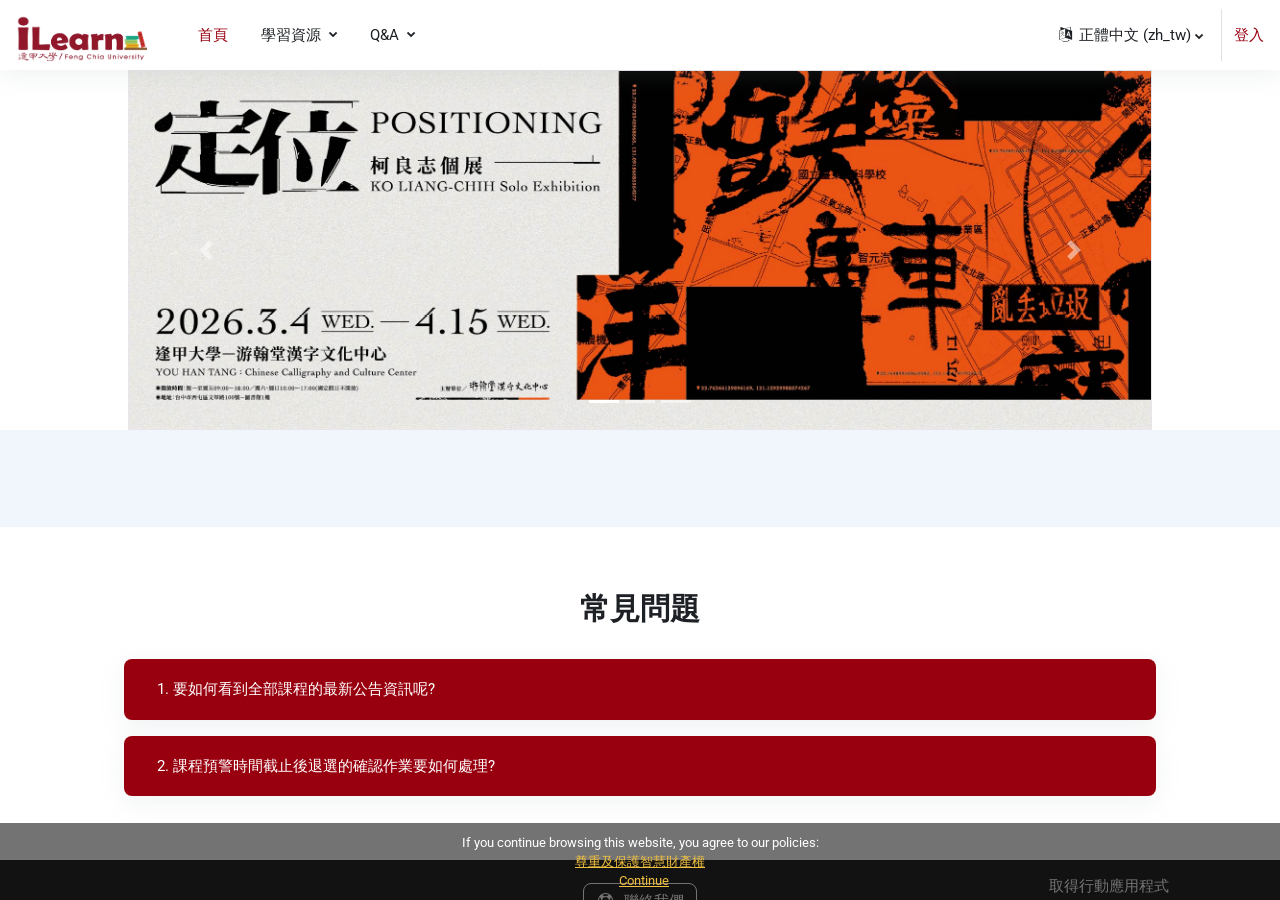
<file: index.html>
<!DOCTYPE html>
<html dir="ltr" lang="zh" xml:lang="zh">
<head>
    <title>首頁 | iLearn</title>
    <link rel="shortcut icon" href="assets/favicon.ico" />
    <meta http-equiv="Content-Type" content="text/html; charset=utf-8" />
    <meta name="viewport" content="width=device-width, initial-scale=1.0">
    <link rel="preconnect" href="https://fonts.googleapis.com">
    <link rel="preconnect" href="https://fonts.gstatic.com" crossorigin>
    <link href="https://fonts.googleapis.com/css2?family=Roboto:ital,wght@0,300;0,400;0,500;0,700;1,400&display=swap" rel="stylesheet">
    <link rel="stylesheet" type="text/css" href="all.css" />
    <link rel="stylesheet" href="https://cdnjs.cloudflare.com/ajax/libs/font-awesome/4.7.0/css/font-awesome.min.css">
    <style>
        html, body {
            height: 100%;
        }
        body {
            min-height: 100vh;
            display: flex;
            flex-direction: column;
        }
        #page-wrapper {
            min-height: 100vh;
            display: flex;
            flex-direction: column;
            flex: 1;
        }
        #page {
            display: flex;
            flex-direction: column;
            flex: 1;
        }
        #page-footer {
            margin-top: auto;
        }
        .navbar .dropdown-menu { display: none; }
        .navbar .dropdown-menu.show { display: block; }
        body#page-site-index nav.navbar .top-nav-links {
            display: flex !important;
            align-items: center;
            margin-left: 0.5rem;
        }
        body#page-site-index nav.navbar .top-nav-links .top-nav-list {
            display: flex !important;
            flex-direction: row;
            align-items: center;
            margin: 0;
            padding: 0;
            list-style: none;
            gap: 0.25rem;
        }
        body#page-site-index nav.navbar .top-nav-links .top-nav-item {
            display: block !important;
            position: relative;
        }
        body#page-site-index nav.navbar .top-nav-links .top-nav-anchor {
            display: block !important;
            color: #1d2125;
            padding: 0.75rem 0.9rem;
            white-space: nowrap;
            text-decoration: none;
        }
        body#page-site-index nav.navbar .top-nav-links .top-nav-anchor.active {
            color: #99000F;
            font-weight: 500;
        }
        .cookie-bar {
            position: fixed;
            bottom: 0;
            left: 0;
            right: 0;
            background: rgba(0, 0, 0, 0.55);
            color: #fff;
            padding: 0.6rem 2rem;
            font-size: 0.8rem;
            z-index: 9999;
            text-align: center;
        }
        .cookie-bar a { color: #f0c040; text-decoration: underline; }
        .cookie-bar .btn-continue {
            background: none;
            border: none;
            color: #f0c040;
            cursor: pointer;
            font-size: 0.8rem;
            text-decoration: underline;
            padding: 0;
            margin-left: 0.5rem;
        }
        .cookie-bar .btn-continue:hover { color: #fff; }
        #featuredbox .featuredboxes {
            position: relative;
            width: 100%;
            display: flex;
            justify-content: center;
            align-items: flex-start;
            padding-top: 0 !important;
        }
        #featuredbox .ad-frame {
            position: relative;
            width: 100%;
            max-width: 1024px;
            aspect-ratio: 1024 / 360;
            overflow: hidden;
            background: #fff;
            border: 1px solid #e5e7eb;
        }
        #featuredbox .ad-frame .carousel {
            position: absolute;
            top: 0;
            left: 0;
            width: 100%;
            height: 100%;
        }
        #featuredbox .ad-frame .carousel-inner {
            width: 100%;
            height: 100%;
            overflow: hidden;
            background: #fff;
            transform: translateZ(0);
            -webkit-transform: translateZ(0);
        }
        #featuredbox .ad-frame .carousel-item {
            width: 100%;
            height: 100%;
            background: #fff;
            overflow: hidden;
            backface-visibility: hidden;
            -webkit-backface-visibility: hidden;
        }
        #featuredbox .ad-frame .carousel-item img {
            width: 100%;
            height: 100%;
            display: block;
            object-fit: cover;
            border: 0;
            backface-visibility: hidden;
            -webkit-backface-visibility: hidden;
            transform: translateZ(0) scale(1.002);
            -webkit-transform: translateZ(0) scale(1.002);
        }
        #featuredbox .ad-frame .carousel-control-prev,
        #featuredbox .ad-frame .carousel-control-next {
            background-image: none !important;
            box-shadow: none !important;
            outline: none !important;
        }
    </style>
</head>
<body id="page-site-index" class="limitedwidth format-site course path-site chrome dir-ltr lang-zh_tw yui-skin-sam yui3-skin-sam ilearn-fcu-edu-tw pagelayout-frontpage course-1 context-2 notloggedin uses-drawers jsenabled">

<div class="toast-wrapper mx-auto py-0 fixed-top" role="status" aria-live="polite"></div>
<div id="page-wrapper" class="d-print-block">

<div class="drawer drawer-left drawer-primary d-print-none" data-region="fixed-drawer" id="theme_moove-drawers-primary">
    <div class="drawerheader">
        <button class="btn drawertoggle icon-no-margin" id="closeDrawerBtn" aria-label="關閉">
            <i class="icon fa fa-times fa-fw" aria-hidden="true"></i>
        </button>
    </div>
    <div class="drawercontent drag-container">
        <div class="list-group">
            <a href="index.html" class="list-group-item list-group-item-action active" aria-current="true">首頁</a>
            <a href="#" class="list-group-item list-group-item-action icons-collapse-expand d-flex" data-toggle="collapse" data-target="#drawer-learning" aria-expanded="false">
                學習資源
                <span class="ml-auto collapsed-icon icon-no-margin mx-2"><i class="icon fa fa-caret-right fa-fw" aria-hidden="true"></i></span>
                <span class="ml-auto expanded-icon icon-no-margin mx-2"><i class="icon fa fa-caret-down fa-fw" aria-hidden="true"></i></span>
            </a>
            <div class="collapse list-group-item p-0 border-0" id="drawer-learning">
                <a href="#" class="pl-5 bg-light list-group-item list-group-item-action">教師篇</a>
                <a href="#" class="pl-5 bg-light list-group-item list-group-item-action">學生篇</a>
                <a href="#" class="pl-5 bg-light list-group-item list-group-item-action">新進教師工作坊</a>
                <a href="#" class="pl-5 bg-light list-group-item list-group-item-action">操作指引</a>
                <a href="#" class="pl-5 bg-light list-group-item list-group-item-action">教務資料下載</a>
                <a href="#" class="pl-5 bg-light list-group-item list-group-item-action">校園智慧財產權宣導</a>
            </div>
            <a href="#" class="list-group-item list-group-item-action icons-collapse-expand d-flex" data-toggle="collapse" data-target="#drawer-qa" aria-expanded="false">
                Q&amp;A
                <span class="ml-auto collapsed-icon icon-no-margin mx-2"><i class="icon fa fa-caret-right fa-fw" aria-hidden="true"></i></span>
                <span class="ml-auto expanded-icon icon-no-margin mx-2"><i class="icon fa fa-caret-down fa-fw" aria-hidden="true"></i></span>
            </a>
            <div class="collapse list-group-item p-0 border-0" id="drawer-qa">
                <a href="#" class="pl-5 bg-light list-group-item list-group-item-action">Q&amp;A彙整</a>
            </div>
        </div>
    </div>
</div>

<nav class="navbar fixed-top navbar-light bg-white navbar-expand shadow" aria-label="網站導覽">

    <button class="navbar-toggler aabtn d-block d-md-none px-1 my-1 border-0" id="drawerToggleBtn">
        <span class="navbar-toggler-icon"></span>
        <span class="sr-only">側板</span>
    </button>

    <a href="index.html" class="navbar-brand d-none d-md-flex align-items-center m-0 mr-4 p-0 aabtn">
        <img src="assets/moodle4_log.jpg" class="logo mr-1" alt="iLearn">
    </a>

    <div class="top-nav-links" aria-label="主選單">
        <nav>
            <ul class="top-nav-list" role="menubar">
                <li class="dropdown top-nav-item" role="none">
                    <a role="menuitem" class="top-nav-anchor active" href="index.html" aria-current="true">首頁</a>
                </li>
                <li class="dropdown top-nav-item" role="none">
                    <a class="dropdown-toggle top-nav-anchor" id="dropLearning" role="menuitem" data-toggle="dropdown" aria-haspopup="true" aria-expanded="false" href="#">
                        學習資源
                    </a>
                    <div class="dropdown-menu" role="menu" aria-labelledby="dropLearning">
                        <a class="dropdown-item" role="menuitem" href="#">教師篇</a>
                        <a class="dropdown-item" role="menuitem" href="#">學生篇</a>
                        <a class="dropdown-item" role="menuitem" href="#">新進教師工作坊</a>
                        <a class="dropdown-item" role="menuitem" href="#">操作指引</a>
                        <a class="dropdown-item" role="menuitem" href="#">教務資料下載</a>
                        <a class="dropdown-item" role="menuitem" href="#">校園智慧財產權宣導</a>
                    </div>
                </li>
                <li class="dropdown top-nav-item" role="none">
                    <a class="dropdown-toggle top-nav-anchor" id="dropQA" role="menuitem" data-toggle="dropdown" aria-haspopup="true" aria-expanded="false" href="#">
                        Q&amp;A
                    </a>
                    <div class="dropdown-menu" role="menu" aria-labelledby="dropQA">
                        <a class="dropdown-item" role="menuitem" href="#">Q&amp;A彙整</a>
                    </div>
                </li>
            </ul>
        </nav>
    </div>

    <div id="usernavigation" class="navbar-nav ml-auto">
        <div class="langmenu">
            <div class="dropdown show">
                <a href="#" role="button" data-toggle="dropdown" aria-label="Language" aria-haspopup="true" class="btn dropdown-toggle">
                    <i class="icon fa fa-language fa-fw mr-1" aria-hidden="true"></i>
                    <span class="langbutton">正體中文 ‎(zh_tw)‎</span>
                    <b class="caret"></b>
                </a>
                <div role="menu" class="dropdown-menu dropdown-menu-right">
                    <a href="#" class="dropdown-item pl-5" role="menuitem" aria-current="true">正體中文 ‎(zh_tw)‎</a>
                    <a href="#" class="dropdown-item pl-5" role="menuitem">English ‎(en)‎</a>
                </div>
            </div>
        </div>
        <div class="divider border-left h-75 align-self-center mx-1"></div>
        <div class="d-flex align-items-stretch usermenu-container" data-region="usermenu">
            <div class="usermenu">
                <span class="login pl-2">
                    <a href="login.html">登入</a>
                </span>
            </div>
        </div>
    </div>
</nav>

<div id="page" data-region="mainpage" data-usertour="scroller" class="drawers drag-container bg-white">

    <section id="featuredbox" class="row m-0">
        <div class="featuredboxes" id="mainframe">
            <div class="ad-frame">
                <div id="myCarousel" class="carousel slide" data-ride="carousel" data-interval="5000">
                    <ol class="carousel-indicators">
                        <li data-target="#myCarousel" data-slide-to="0" class="active"></li>
                        <li data-target="#myCarousel" data-slide-to="1"></li>
                        <li data-target="#myCarousel" data-slide-to="2"></li>
                    </ol>

                    <div class="carousel-inner">
                        <div class="carousel-item active">
                            <img src="assets/post_1.png" alt="公告圖片 1">
                        </div>
                        <div class="carousel-item">
                            <img src="assets/post_2.png" alt="公告圖片 2">
                        </div>
                        <div class="carousel-item">
                            <img src="assets/post_3.png" alt="公告圖片 3">
                        </div>
                    </div>

                    <a class="carousel-control-prev" href="#myCarousel" role="button" data-slide="prev">
                        <span class="carousel-control-prev-icon" aria-hidden="true"></span>
                        <span class="sr-only">Previous</span>
                    </a>
                    <a class="carousel-control-next" href="#myCarousel" role="button" data-slide="next">
                        <span class="carousel-control-next-icon" aria-hidden="true"></span>
                        <span class="sr-only">Next</span>
                    </a>
                </div>
            </div>
        </div>
    </section>

    <div id="topofscroll">
        <div id="page-content" class="d-print-block main-inner">
            <div id="region-main-box">
                <section id="region-main" aria-label="內容">
                    <span class="notifications" id="user-notifications"></span>
                    <div role="main">
                        <span id="maincontent"></span>
                        <div class="course-content">
                            <div class="sitetopic">
                                <ul class="topics frontpage">
                                    <li id="section-1" class="section course-section main clearfix">
                                        <div class="content my-3"></div>
                                    </li>
                                </ul>
                            </div>
                        </div>
                    </div>
                </section>
            </div>
        </div>
    </div>

    <section id="faq" class="scale-up scale-up-show">
        <div class="moove-container-fluid">
            <h2>常見問題</h2>
            <div class="accordion" id="accordionFaq">

                <div class="card shadow">
                    <div class="card-header" id="heading-1">
                        <h2 class="mb-0">
                            <button class="btn btn-link btn-block text-left" type="button" data-toggle="collapse" data-target="#collapse-1" aria-expanded="false" aria-controls="collapse-1">
                                1. 要如何看到全部課程的最新公告資訊呢?
                            </button>
                        </h2>
                    </div>
                    <div id="collapse-1" class="collapse" aria-labelledby="heading-1" data-parent="#accordionFaq">
                        <div class="card-body">
                            <p>在進入首頁時，右上方有個收信的圖示，有新消息皆會顯示在這。&nbsp;</p>
                            <p>另外再點姓名下拉--&gt; 訊息--&gt; 再選擇訊息導航--&gt;最近的通知，就可以看全部課程的通知。</p>
                        </div>
                    </div>
                </div>

                <div class="card shadow">
                    <div class="card-header" id="heading-2">
                        <h2 class="mb-0">
                            <button class="btn btn-link btn-block text-left" type="button" data-toggle="collapse" data-target="#collapse-2" aria-expanded="false" aria-controls="collapse-2">
                                2. 課程預警時間截止後退選的確認作業要如何處理?
                            </button>
                        </h2>
                    </div>
                    <div id="collapse-2" class="collapse" aria-labelledby="heading-2" data-parent="#accordionFaq">
                        <div class="card-body">
                            <p><strong>教師部分：</strong></p>
                            <p>老師可利用FCU課務工具_查詢加退選名單作業，確認各式學生名單資料，包括修課中、已退選或是加退選後退選學生。</p>
                            <p>另外，也可利用課程預警與出席紀錄作業中的註記資料檢視相關資訊。&nbsp;</p>
                            <p>至於點名作業資料或是列印簽到表、點名簿，只要學生一經退選成功，學生資料即不在清單內。</p>
                            <p><strong>學生部分：</strong></p>
                            <p>只要學生該科目退選成功，可再次檢視我的課表(即時同步)或是網路教室中的課程清單(隔天同步)，不會再出現該科目資料。</p>
                            <p>學生可利用FCU個人工具中的我的課表或是課程清單檢視資料。</p>
                        </div>
                    </div>
                </div>

            </div>
        </div>
    </section>

    <footer id="page-footer">
        <div class="moove-container-fluid footer-columns">
            <div class="row">
                <div class="col-md-4 column-left">
                    <div class="contact"><ul></ul></div>
                    <div class="socialnetworks"><ul class="mb-0"></ul></div>
                </div>
                <div class="col-md-4 column-center">
                    <div class="supportemail">
                        <a href="#" class="btn contactsitesupport btn-outline-info">
                            <i class="icon fa fa-life-ring fa-fw iconhelp icon-pre" aria-hidden="true"></i>聯絡我們
                        </a>
                    </div>
                    <div class="logininfo">您尚未登入 (<a href="login.html">登入</a>)</div>
                    <div class="tool_usertours-resettourcontainer"></div>
                </div>
                <div class="col-md-4 column-right">
                    <a href="https://download.moodle.org/mobile">取得行動應用程式</a>
                    <div class="stores">
                        <a href="https://play.google.com/store/apps/details?id=com.moodle.moodlemobile">
                            <img src="assets/store_google.svg" alt="Play Store">
                        </a>
                        <a class="mt-1" href="https://apps.apple.com/app/id633359593">
                            <img src="assets/store_apple.svg" alt="App Store">
                        </a>
                    </div>
                </div>
            </div>
        </div>

        <div class="footer-content-debugging footer-dark bg-dark text-light">
            <div class="moove-container-fluid footer-dark-inner"></div>
        </div>

        <div class="copyright">
            <div class="madeby">
                <p>©2023 Feng Chia University<br>
                <a href="https://www.fcu.edu.tw/privacystatement/" target="_blank">Privacy</a> Best viewed at 1024x768 resolution</p>
            </div>
        </div>
    </footer>

</div>
</div>

<div class="cookie-bar" id="cookieBar">
    If you continue browsing this website, you agree to our policies:<br>
    <a href="#">尊重及保護智慧財產權</a><br>
    <button class="btn-continue" onclick="document.getElementById('cookieBar').style.display='none'">Continue</button>
</div>

<script src="https://cdn.jsdelivr.net/npm/jquery@3.6.1/dist/jquery.min.js"></script>
<script src="https://cdn.jsdelivr.net/npm/bootstrap@4.6.2/dist/js/bootstrap.bundle.min.js"></script>
<script>
    document.getElementById('drawerToggleBtn').addEventListener('click', function() {
        document.getElementById('theme_moove-drawers-primary').classList.toggle('show');
    });
    document.getElementById('closeDrawerBtn').addEventListener('click', function() {
        document.getElementById('theme_moove-drawers-primary').classList.remove('show');
    });

</script>
</body>
</html>
</file>
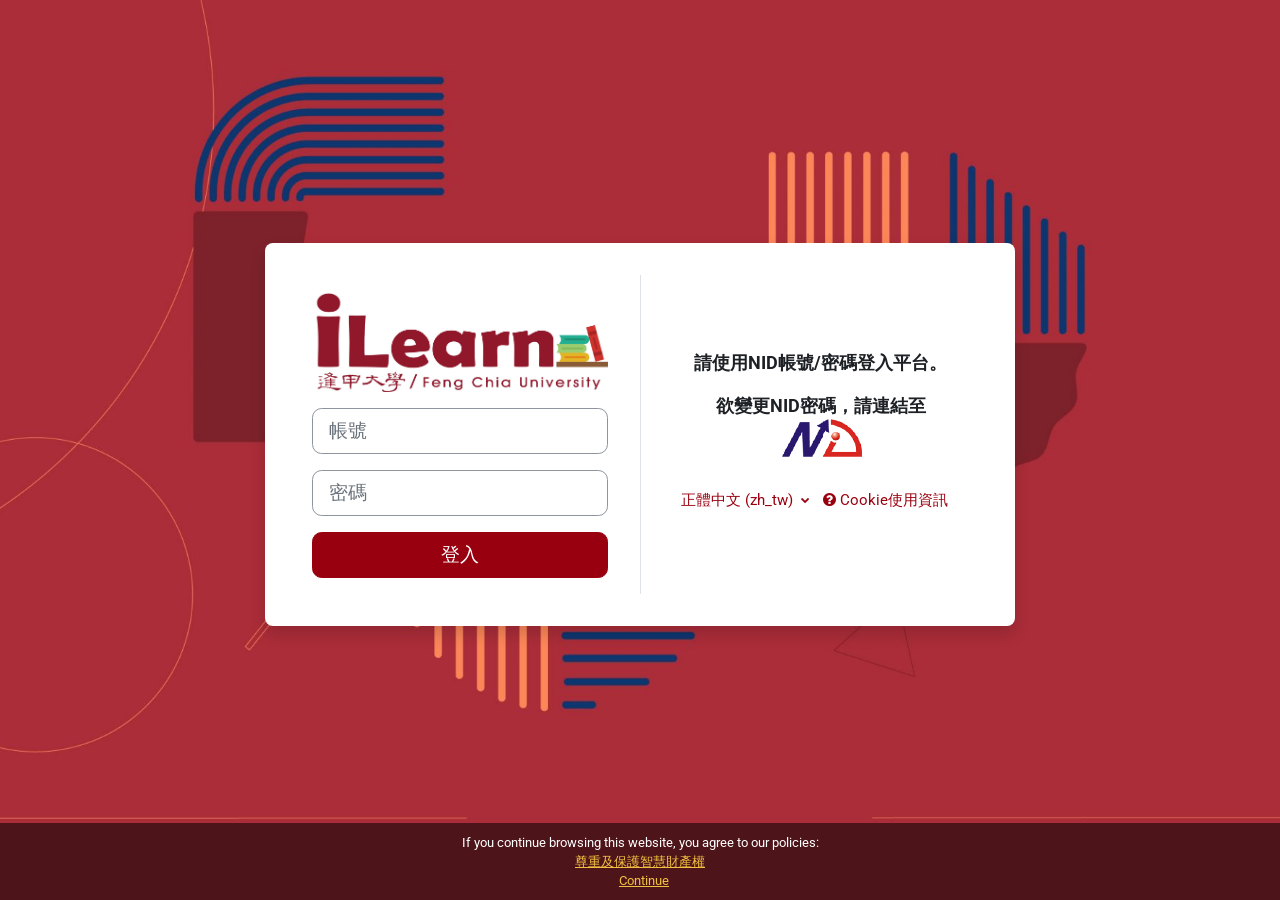
<file: login.html>
<!DOCTYPE html>
<html dir="ltr" lang="zh" xml:lang="zh">
<head>
    <title>登入本網站 | iLearn</title>
    <link rel="shortcut icon" href="assets/favicon.ico" />
    <meta http-equiv="Content-Type" content="text/html; charset=utf-8" />
    <meta name="viewport" content="width=device-width, initial-scale=1.0">
    <link rel="preconnect" href="https://fonts.googleapis.com">
    <link rel="preconnect" href="https://fonts.gstatic.com" crossorigin>
    <link href="https://fonts.googleapis.com/css2?family=Roboto:ital,wght@0,300;0,400;0,500;0,700;1,400&display=swap" rel="stylesheet">
    <link rel="stylesheet" type="text/css" href="all.css" />
    <link rel="stylesheet" href="https://cdnjs.cloudflare.com/ajax/libs/font-awesome/4.7.0/css/font-awesome.min.css">
    <style>
        #page-login-index #page {
            background-image: url('assets/login_background.png') !important;
            background-size: cover;
            background-position: center;
        }

        html, body { height: 100%; margin: 0; }
        #page-wrapper { min-height: 100vh; display: flex; flex-direction: column; }
        #page { flex: 1; display: flex; flex-direction: column; min-height: 100vh; }
        #page-content { flex: 1; display: flex; min-height: 100vh; }
        #region-main-box { display: flex; flex: 1; }
        #region-main { display: flex; flex: 1; align-items: center; justify-content: center; }
        .login-wrapper { width: 100%; display: flex; align-items: center; justify-content: center; min-height: 100vh; }

        #page-login-index .loginform.hastwocolumns {
            margin-left: auto !important;
            margin-right: auto !important;
        }

        .dropdown-menu { display: none; }
        .dropdown-menu.show { display: block; }

        .cookie-bar {
            position: fixed;
            bottom: 0;
            left: 0;
            right: 0;
            background: rgba(0, 0, 0, 0.55);
            color: #fff;
            padding: 0.6rem 2rem;
            font-size: 0.8rem;
            z-index: 9999;
            text-align: center;
        }
        .cookie-bar a { color: #f0c040; text-decoration: underline; }
        .cookie-bar .btn-continue {
            background: none;
            border: none;
            color: #f0c040;
            cursor: pointer;
            font-size: 0.8rem;
            text-decoration: underline;
            padding: 0;
            margin-left: 0.5rem;
        }
        .cookie-bar .btn-continue:hover { color: #fff; }
    </style>
</head>
<body id="page-login-index" class="format-site path-login chrome dir-ltr lang-zh_tw yui-skin-sam yui3-skin-sam ilearn-fcu-edu-tw pagelayout-login course-1 context-1 notloggedin moove-login jsenabled">

<div class="toast-wrapper mx-auto py-0 fixed-top" role="status" aria-live="polite"></div>

<div id="page-wrapper">
    <div id="page" class="container-fluid mt-0">
        <div id="page-content" class="row m-0">
            <div id="region-main-box" class="col-12 p-0">
                <section id="region-main" class="col-12 h-100 p-0" aria-label="內容">
                    <div class="login-wrapper">
                        <div class="login-container">
                            <div role="main">
                                <span id="maincontent"></span>
                                <div class="loginform row hastwocolumns">

                                    <div class="col-lg-6 col-md-12 left-column">
                                        <div id="loginlogo" class="login-logo">
                                            <img id="logoimage"
                                                src="assets/moodle4_log.jpg"
                                                class="img-fluid"
                                                alt="iLearn" />
                                            <h1 class="login-heading sr-only">登入到iLearn</h1>
                                        </div>

                                        <form class="login-form" action="#" method="post" id="login">
                                            <input type="hidden" name="logintoken" value="">
                                            <div class="login-form-username form-group">
                                                <label for="username" class="sr-only">帳號</label>
                                                <input type="text"
                                                    name="username"
                                                    id="username"
                                                    class="form-control form-control-lg"
                                                    value=""
                                                    placeholder="帳號"
                                                    autocomplete="username">
                                            </div>
                                            <div class="login-form-password form-group">
                                                <label for="password" class="sr-only">密碼</label>
                                                <input type="password"
                                                    name="password"
                                                    id="password"
                                                    value=""
                                                    class="form-control form-control-lg"
                                                    placeholder="密碼"
                                                    autocomplete="current-password">
                                            </div>
                                            <div class="login-form-submit form-group">
                                                <button class="btn btn-primary btn-block btn-lg" type="submit" id="loginbtn">登入</button>
                                            </div>
                                        </form>
                                    </div>

                                    <div class="col-lg-6 col-md-12 right-column">
                                        <div class="column-content">
                                            <p style="text-align:center;">
                                                <strong style="font-size:large;">請使用NID帳號/密碼登入平台。</strong>
                                            </p>
                                            <p style="text-align:center;">
                                                <strong style="font-size:large;">欲變更NID密碼，請連結至
                                                    <a href="https://netid.fcu.edu.tw/" target="_blank" rel="noreferrer noopener">
                                                        <img src="assets/NID_logo.png" alt="NID" style="vertical-align:middle;margin-left:4px;" />
                                                    </a>
                                                </strong>
                                            </p>

                                            <div class="d-flex mt-2">
                                                <div class="login-languagemenu">
                                                    <div class="action-menu moodle-actionmenu">
                                                        <div class="menubar d-flex">
                                                            <div class="action-menu-trigger">
                                                                <div class="dropdown">
                                                                    <a href="#"
                                                                        tabindex="0"
                                                                        class="dropdown-toggle icon-no-margin"
                                                                        id="lang-toggle-login"
                                                                        aria-label="正體中文 ‎(zh_tw)‎"
                                                                        data-toggle="dropdown"
                                                                        role="button"
                                                                        aria-haspopup="true"
                                                                        aria-expanded="false">
                                                                        正體中文 ‎(zh_tw)‎
                                                                        <b class="caret"></b>
                                                                    </a>
                                                                    <div class="dropdown-menu menu dropdown-menu-right" aria-labelledby="lang-toggle-login" role="menu">
                                                                        <a href="#" class="dropdown-item menu-action" role="menuitem">正體中文 ‎(zh_tw)‎</a>
                                                                        <a href="#" class="dropdown-item menu-action" role="menuitem">English ‎(en)‎</a>
                                                                    </div>
                                                                </div>
                                                            </div>
                                                        </div>
                                                    </div>
                                                </div>
                                                <button type="button" class="ml-auto btn btn-link" id="cookieInfoBtn">
                                                    <i class="fa fa-question-circle"></i> Cookie使用資訊
                                                </button>
                                            </div>
                                        </div>
                                    </div>

                                </div>
                            </div>
                        </div>
                    </div>
                </section>
            </div>
        </div>
    </div>
</div>

<div class="cookie-bar" id="cookieBar">
    If you continue browsing this website, you agree to our policies:<br>
    <a href="#">尊重及保護智慧財產權</a><br>
    <button class="btn-continue" onclick="document.getElementById('cookieBar').style.display='none'">Continue</button>
</div>

<div class="modal fade" id="cookieModal" tabindex="-1" role="dialog" aria-labelledby="cookieModalLabel" aria-hidden="true">
    <div class="modal-dialog modal-dialog-centered" role="document">
        <div class="modal-content">
            <div class="modal-header">
                <h5 class="modal-title" id="cookieModalLabel">Cookie使用資訊</h5>
                <button type="button" class="close" data-dismiss="modal" aria-label="Close">
                    <span aria-hidden="true">&times;</span>
                </button>
            </div>
            <div class="modal-body">
                <p>本網站使用 Cookie 以改善您的瀏覽體驗。繼續使用本網站即表示您同意我們的 Cookie 使用政策。</p>
            </div>
            <div class="modal-footer">
                <button type="button" class="btn btn-secondary" data-dismiss="modal">關閉</button>
            </div>
        </div>
    </div>
</div>

<script src="https://cdn.jsdelivr.net/npm/jquery@3.6.1/dist/jquery.min.js"></script>
<script src="https://cdn.jsdelivr.net/npm/bootstrap@4.6.2/dist/js/bootstrap.bundle.min.js"></script>
<script>
    document.getElementById('cookieInfoBtn').addEventListener('click', function() {
        $('#cookieModal').modal('show');
    });
</script>
</body>
</html>
</file>
